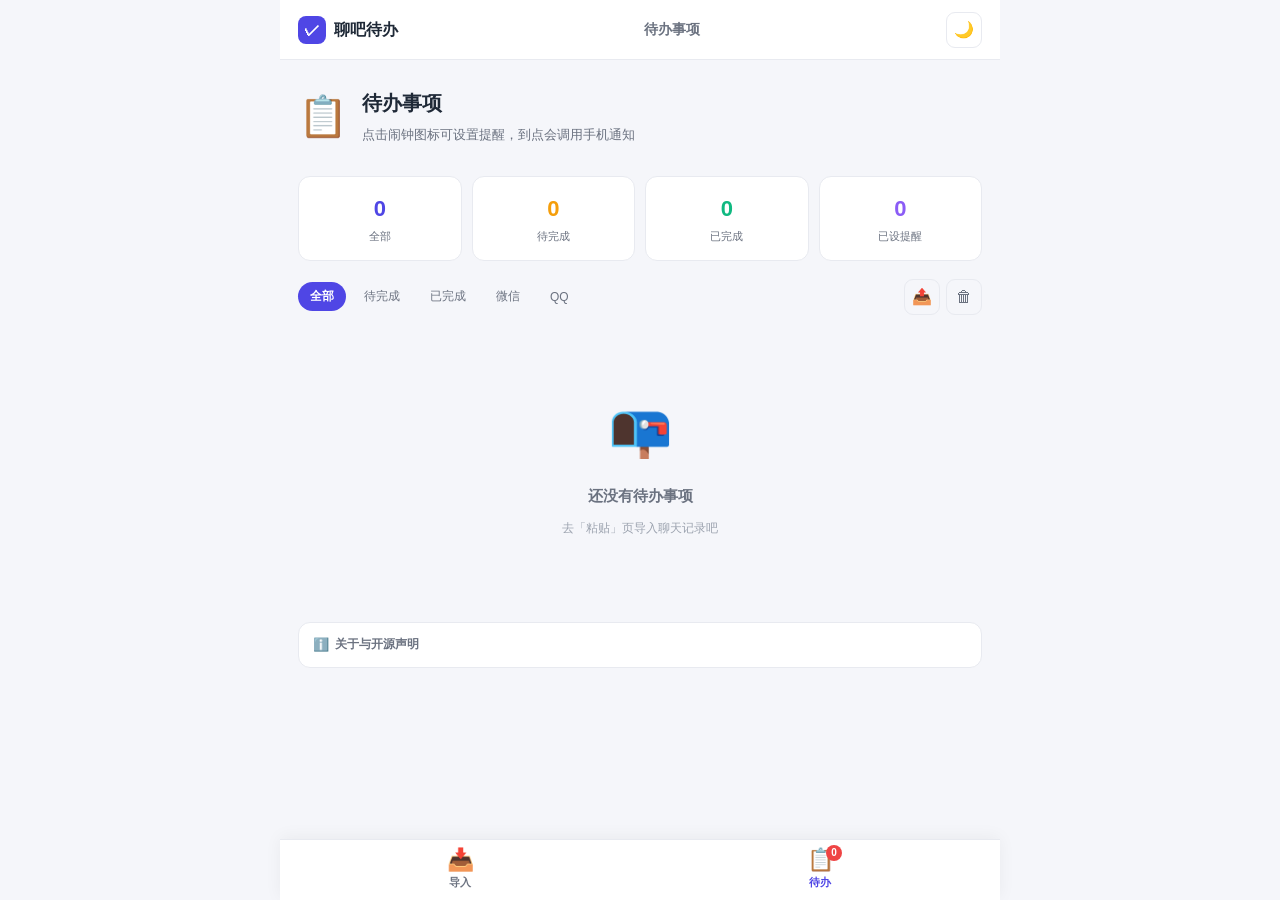
<file: todos.html>
<!DOCTYPE html>
<html lang="zh-CN">
<head>
<meta charset="UTF-8">
<meta name="viewport" content="width=device-width, initial-scale=1.0, viewport-fit=cover">
<title>聊吧待办 · 待办事项</title>
<link rel="icon" href="data:image/svg+xml,%3Csvg xmlns='http://www.w3.org/2000/svg' viewBox='0 0 64 64'%3E%3Crect width='64' height='64' rx='14' fill='%234f46e5'/%3E%3Cpath d='M18 33l9 9 20-22' stroke='white' stroke-width='7' stroke-linecap='round' stroke-linejoin='round' fill='none'/%3E%3C/svg%3E">
<link rel="stylesheet" href="styles.css">
</head>
<body class="page-todos">
<div class="app">

  <header class="topbar">
    <div class="brand"><span class="brand-icon">✓</span><span>聊吧待办</span></div>
    <span class="topbar-title">待办事项</span>
    <button class="icon-btn" id="themeToggle" title="切换主题">🌙</button>
  </header>

  <main class="todos-main">
    <div class="page-heading compact">
      <div class="heading-icon">📋</div>
      <div>
        <h1>待办事项</h1>
        <p>点击闹钟图标可设置提醒，到点会调用手机通知</p>
      </div>
    </div>

    <div class="stats" id="stats">
      <div class="stat-card"><span class="stat-num" id="statTotal">0</span><span class="stat-label">全部</span></div>
      <div class="stat-card pending"><span class="stat-num" id="statPending">0</span><span class="stat-label">待完成</span></div>
      <div class="stat-card done"><span class="stat-num" id="statDone">0</span><span class="stat-label">已完成</span></div>
      <div class="stat-card alarm"><span class="stat-num" id="statAlarm">0</span><span class="stat-label">已设提醒</span></div>
    </div>

    <div class="toolbar">
      <div class="filters" id="filters">
        <button class="filter-btn active" data-filter="all">全部</button>
        <button class="filter-btn" data-filter="pending">待完成</button>
        <button class="filter-btn" data-filter="done">已完成</button>
        <button class="filter-btn" data-filter="微信">微信</button>
        <button class="filter-btn" data-filter="QQ">QQ</button>
      </div>
      <div class="toolbar-actions">
        <button class="icon-btn" id="exportBtn" title="导出清单">📤</button>
        <button class="icon-btn danger" id="clearAllBtn" title="清空全部">🗑</button>
      </div>
    </div>

    <div class="todo-list" id="todoList"></div>

    <details class="oss-notice">
      <summary>关于与开源声明</summary>
      <div class="oss-body">
        <p>聊吧待办 v1.5 · 免费开源 · 本地运行</p>
        <p>本应用使用以下开源库，其许可协议如下：</p>
        <ul>
          <li><b>Mammoth.js</b>（Word 解析）· BSD-2-Clause · © 2013 Michael Williamson<br><a href="https://github.com/mwilliamson/mammoth.js/blob/master/LICENSE" target="_blank" rel="noopener">查看许可证全文</a></li>
          <li><b>PDF.js</b>（PDF 解析）· Apache-2.0 · © Mozilla Foundation<br><a href="https://github.com/mozilla/pdf.js/blob/master/LICENSE" target="_blank" rel="noopener">查看许可证全文</a></li>
        </ul>
        <p class="oss-note">完整许可证文本随应用一同分发，位于 vendor 目录。</p>
      </div>
    </details>
  </main>

  <!-- 提醒设置弹窗 -->
  <div class="modal-mask" id="remindModal">
    <div class="modal">
      <h3>⏰ 设置提醒</h3>
      <p class="modal-sub" id="remindTaskName"></p>
      <label>提醒时间
        <input type="datetime-local" id="remindTime">
      </label>
      <label>地点
        <input type="text" id="remindLocation" placeholder="例如：会议室 / 上海国际会议中心">
      </label>
      <div class="quick-times">
        <span>快捷：</span>
        <button class="quick-btn" data-min="30">30分钟后</button>
        <button class="quick-btn" data-min="60">1小时后</button>
        <button class="quick-btn" data-min="1440">明天此时</button>
      </div>
      <p class="permission-hint" id="permissionHint"></p>
      <div class="modal-actions">
        <button class="text-btn" id="remindCancel">取消</button>
        <button class="text-btn danger" id="remindRemove" style="display:none">移除提醒</button>
        <button class="primary-btn small" id="remindSave">设置提醒</button>
      </div>
    </div>
  </div>

  <!-- 编辑弹窗 -->
  <div class="modal-mask" id="editModal">
    <div class="modal">
      <h3>编辑待办</h3>
      <label>任务内容<textarea id="editContent" rows="3"></textarea></label>
      <label>截止时间<input type="text" id="editDeadline" placeholder="例如：明天 15:00"></label>
      <label>地点<input type="text" id="editLocation" placeholder="例如：会议室 / 上海"></label>
      <label>负责人<input type="text" id="editAssignee" placeholder="例如：小明"></label>
      <div class="modal-actions">
        <button class="text-btn" id="editCancel">取消</button>
        <button class="primary-btn small" id="editSave">保存</button>
      </div>
    </div>
  </div>

  <div class="toast" id="toast"></div>

  <nav class="bottom-nav">
    <a class="bn-item" href="index.html">
      <span class="bn-icon">📥</span><span>导入</span>
    </a>
    <a class="bn-item active" href="todos.html">
      <span class="bn-icon">📋</span><span>待办</span>
      <span class="bn-badge" id="tabBadge">0</span>
    </a>
  </nav>
</div>

<script src="data.js"></script>
<script src="notify.js"></script>
<script src="todos.js"></script>
</body>
</html>
</file>
<file: styles.css>
/* ============ 聊吧待办 · 双页面共享样式 ============ */
:root{
  --bg:#f5f6fa;--card:#fff;--text:#1f2937;--sub:#6b7280;--light:#9ca3af;
  --border:#e8eaf0;--primary:#4f46e5;--primary-dark:#4338ca;--primary-light:#eef2ff;
  --success:#10b981;--danger:#ef4444;--warning:#f59e0b;--alarm:#8b5cf6;
  --wechat:#07c160;--qq:#12b7f5;--shadow:0 4px 20px rgba(79,70,229,.08);
}
[data-theme="dark"]{
  --bg:#11141b;--card:#1f2430;--text:#e5e7eb;--sub:#9ca3af;--light:#6b7280;
  --border:#374151;--primary:#6366f1;--primary-dark:#818cf8;--primary-light:#312e81;
  --shadow:0 4px 20px rgba(0,0,0,.3);
}
*{box-sizing:border-box;margin:0;padding:0;-webkit-tap-highlight-color:transparent}
body{
  font-family:-apple-system,BlinkMacSystemFont,"Segoe UI","PingFang SC","Microsoft YaHei",sans-serif;
  background:var(--bg);color:var(--text);line-height:1.6;min-height:100vh;
}
.app{max-width:720px;margin:0 auto;min-height:100vh;display:flex;flex-direction:column}

/* 顶栏 */
.topbar{
  position:sticky;top:0;z-index:20;background:var(--card);border-bottom:1px solid var(--border);
  display:flex;align-items:center;justify-content:space-between;height:60px;padding:0 18px;
}
.brand{display:flex;align-items:center;gap:8px;font-weight:700;font-size:16px}
.brand-icon{width:28px;height:28px;background:var(--primary);border-radius:8px;display:flex;align-items:center;justify-content:center;color:#fff;font-size:16px}
.topbar-title{font-size:14px;font-weight:600;color:var(--sub)}
/* 底部导航栏（手机 App 风格） */
.bottom-nav{
  position:fixed;left:0;right:0;bottom:0;z-index:30;background:var(--card);
  border-top:1px solid var(--border);display:flex;
  max-width:720px;margin:0 auto;
  padding-bottom:env(safe-area-inset-bottom,0px);
  box-shadow:0 -2px 16px rgba(0,0,0,.05);
}
.bottom-nav .bn-item{
  flex:1;display:flex;flex-direction:column;align-items:center;justify-content:center;
  gap:3px;padding:9px 0 8px;text-decoration:none;color:var(--sub);
  font-size:11px;font-weight:600;position:relative;transition:color .2s;
}
.bottom-nav .bn-item.active{color:var(--primary)}
.bottom-nav .bn-icon{font-size:22px;line-height:1}
.bottom-nav .bn-badge{
  position:absolute;top:5px;left:calc(50% + 6px);background:var(--danger);color:#fff;
  font-size:10px;min-width:16px;height:16px;border-radius:8px;
  display:inline-flex;align-items:center;justify-content:center;padding:0 4px;
}
/* 为底部导航留出空间 */
body.page-paste main,body.page-todos main{padding-bottom:96px}
.icon-btn{background:none;border:1px solid var(--border);color:var(--sub);width:36px;height:36px;border-radius:9px;cursor:pointer;font-size:16px;display:inline-flex;align-items:center;justify-content:center;transition:all .2s}
.icon-btn:hover{border-color:var(--primary)}
.icon-btn.danger:hover{border-color:var(--danger);color:var(--danger)}

main{flex:1;padding:24px 18px 40px}
.page-heading{text-align:center;margin-bottom:28px}
.page-heading.compact{text-align:left;display:flex;gap:14px;align-items:center}
.heading-icon{font-size:44px;margin-bottom:8px}
.page-heading.compact .heading-icon{font-size:40px;margin:0}
.page-heading h1{font-size:24px;margin-bottom:6px}
.page-heading.compact h1{font-size:20px}
.page-heading p{color:var(--sub);font-size:13px}

/* 来源标签页 */
.source-tabs{display:grid;grid-template-columns:repeat(4,1fr);gap:8px;margin-bottom:20px}
.source-tab{padding:10px 4px;border:1px solid var(--border);background:var(--card);color:var(--sub);border-radius:10px;font-size:12px;cursor:pointer;transition:all .2s;font-family:inherit}
.source-tab.active{border-color:var(--primary);background:var(--primary-light);color:var(--primary);font-weight:600}
.tab-panel{display:none}
.tab-panel.active{display:block}
.article-tip{margin-bottom:16px}
/* 公众号链接输入 */
.link-input-card{background:var(--card);border:1px solid var(--border);border-radius:12px;padding:14px;margin-bottom:14px}
.link-input-row{display:flex;gap:8px;align-items:stretch}
.link-input-row input{flex:1;min-width:0;padding:11px 12px;border:1px solid var(--border);border-radius:9px;background:var(--bg);color:var(--text);font-size:13px;font-family:inherit}
.link-input-row input:focus{outline:none;border-color:var(--primary)}
.link-input-row .primary-btn{white-space:nowrap}
.link-status{margin-top:10px;font-size:12px;padding:8px 10px;border-radius:8px;line-height:1.5}
.link-status.loading{background:var(--primary-light);color:var(--primary)}
.link-status.ok{background:rgba(16,185,129,.1);color:var(--success)}
.link-status.err{background:rgba(239,68,68,.08);color:var(--danger)}
.upload-card{background:var(--card);border:2px dashed var(--border);border-radius:14px;padding:40px 20px;text-align:center;transition:all .2s}
.upload-card.dragover{border-color:var(--primary);background:var(--primary-light)}
.upload-icon{font-size:48px;margin-bottom:12px}
.upload-card h3{font-size:16px;margin-bottom:6px}
.upload-card p{font-size:13px;color:var(--sub);margin-bottom:18px}
.file-result{background:var(--card);border:1px solid var(--border);border-radius:12px;padding:14px;margin-top:14px}
.file-result-head{display:flex;justify-content:space-between;align-items:center;font-size:13px;margin-bottom:10px}
.file-preview{background:var(--bg);border-radius:8px;padding:12px;font-size:12px;color:var(--sub);max-height:150px;overflow:auto;white-space:pre-wrap;line-height:1.6}

/* 来源选择 */
.source-section{margin-bottom:18px}
.section-label{font-size:12px;color:var(--sub);font-weight:600}
.source-options{display:flex;gap:8px;margin-top:10px}
.source-btn{flex:1;padding:11px 4px;border:1px solid var(--border);background:var(--card);color:var(--sub);border-radius:10px;font-size:13px;cursor:pointer;transition:all .2s;font-family:inherit}
.source-btn.active{border-color:var(--primary);background:var(--primary-light);color:var(--primary);font-weight:600}

/* 编辑区 */
.editor-card{background:var(--card);border:1px solid var(--border);border-radius:14px;padding:6px;box-shadow:var(--shadow)}
#chatInput{width:100%;min-height:260px;border:none;background:transparent;padding:12px;font-size:14px;line-height:1.7;color:var(--text);font-family:inherit;resize:vertical;outline:none}
#chatInput::placeholder{color:var(--light)}
.editor-tools{display:flex;align-items:center;gap:12px;padding:8px 12px;border-top:1px solid var(--border);font-size:12px}
.char-count{color:var(--light);flex:1}
.text-btn{background:none;border:none;color:var(--primary);font-size:13px;cursor:pointer;font-family:inherit;padding:6px 8px;border-radius:6px}
.text-btn:hover{background:var(--primary-light)}
.text-btn.danger{color:var(--danger)}

/* 开关 */
.auto-switch{display:flex;align-items:center;gap:10px;margin:18px 0;font-size:13px;color:var(--sub);cursor:pointer}
.auto-switch input{display:none}
.switch-track{width:40px;height:23px;background:var(--border);border-radius:12px;position:relative;transition:background .2s;flex-shrink:0}
.switch-thumb{position:absolute;top:3px;left:3px;width:17px;height:17px;background:#fff;border-radius:50%;transition:transform .2s;box-shadow:0 1px 3px rgba(0,0,0,.2)}
.auto-switch input:checked + .switch-track{background:var(--primary)}
.auto-switch input:checked + .switch-track .switch-thumb{transform:translateX(17px)}

/* 主按钮 */
.primary-btn{background:var(--primary);color:#fff;border:none;border-radius:10px;padding:12px;font-size:14px;font-weight:600;cursor:pointer;font-family:inherit;transition:background .2s,transform .1s}
.primary-btn:hover{background:var(--primary-dark)}
.primary-btn:active{transform:scale(.98)}
.primary-btn.big{width:100%;padding:15px;font-size:15px}
.primary-btn.small{padding:9px 18px}
.tip-box{margin-top:16px;padding:12px 14px;background:var(--primary-light);border-radius:10px;font-size:12px;line-height:1.6;color:var(--sub)}
.tip-box strong{color:var(--primary)}

/* 统计 */
.stats{display:grid;grid-template-columns:repeat(4,1fr);gap:10px;margin-bottom:18px}
.stat-card{background:var(--card);border:1px solid var(--border);border-radius:12px;padding:14px 6px;text-align:center;display:flex;flex-direction:column;gap:2px}
.stat-num{font-size:22px;font-weight:700;color:var(--primary)}
.stat-label{font-size:11px;color:var(--sub)}
.stat-card.pending .stat-num{color:var(--warning)}
.stat-card.done .stat-num{color:var(--success)}
.stat-card.alarm .stat-num{color:var(--alarm)}

/* 工具栏 */
.toolbar{display:flex;align-items:center;justify-content:space-between;gap:10px;margin-bottom:14px;flex-wrap:wrap}
.filters{display:flex;gap:6px;flex-wrap:wrap}
.filter-btn{padding:6px 12px;border:none;background:transparent;color:var(--sub);font-size:12px;border-radius:18px;cursor:pointer;font-family:inherit;transition:all .2s}
.filter-btn:hover{background:var(--primary-light);color:var(--primary)}
.filter-btn.active{background:var(--primary);color:#fff;font-weight:600}
.toolbar-actions{display:flex;gap:6px}

/* 待办列表 */
.todo-list{display:flex;flex-direction:column;gap:10px}
.todo-item{background:var(--card);border:1px solid var(--border);border-radius:12px;padding:14px;display:flex;gap:12px;transition:all .2s;animation:fadeIn .25s ease}
@keyframes fadeIn{from{opacity:0;transform:translateY(6px)}to{opacity:1;transform:none}}
.todo-check{width:22px;height:22px;border:2px solid var(--border);border-radius:7px;cursor:pointer;flex-shrink:0;margin-top:2px;display:flex;align-items:center;justify-content:center;transition:all .2s;font-size:13px;color:transparent}
.todo-check:hover{border-color:var(--success)}
.todo-item.done .todo-check{background:var(--success);border-color:var(--success);color:#fff}
.todo-body{flex:1;min-width:0}
.todo-content{font-size:14px;line-height:1.5;word-break:break-word}
.todo-item.done .todo-content{text-decoration:line-through;color:var(--light)}
.todo-meta{display:flex;flex-wrap:wrap;gap:6px;margin-top:8px;align-items:center}
.tag{font-size:11px;padding:3px 8px;border-radius:5px;display:inline-flex;align-items:center;gap:3px}
.tag.source-wechat{background:rgba(7,193,96,.12);color:var(--wechat)}
.tag.source-qq{background:rgba(18,183,245,.12);color:var(--qq)}
.tag.source-other{background:rgba(156,163,175,.15);color:var(--sub)}
.tag.deadline{background:rgba(245,158,11,.12);color:var(--warning)}
.tag.assignee{background:rgba(79,70,229,.1);color:var(--primary)}
.tag.source-link{background:rgba(16,185,129,.1);color:var(--success);text-decoration:none;cursor:pointer}
.tag.source-link:hover{background:rgba(16,185,129,.2)}
.tag.location{background:rgba(16,185,129,.12);color:var(--success)}
.tag.priority-high{background:rgba(239,68,68,.12);color:var(--danger);font-weight:600}
.tag.alarm{background:rgba(139,92,246,.12);color:var(--alarm);font-weight:600;cursor:pointer}
.todo-actions{display:flex;flex-direction:column;gap:4px}
.todo-actions button{background:none;border:none;cursor:pointer;color:var(--light);font-size:15px;padding:3px;border-radius:5px}
.todo-actions button:hover{background:var(--bg);color:var(--primary)}
.todo-actions button.del:hover{color:var(--danger)}
.empty-state{text-align:center;padding:60px 20px;color:var(--light)}
.empty-icon{font-size:52px;margin-bottom:12px}
.empty-state p{font-size:15px;color:var(--sub);margin-bottom:6px;font-weight:600}
.empty-state span{font-size:12px}

/* 弹窗 */
.modal-mask{position:fixed;inset:0;background:rgba(0,0,0,.45);display:none;align-items:center;justify-content:center;z-index:100;padding:20px}
.modal-mask.show{display:flex}
.modal{background:var(--card);border-radius:16px;padding:24px;width:100%;max-width:400px;box-shadow:0 20px 60px rgba(0,0,0,.2)}
.modal h3{font-size:17px;margin-bottom:6px}
.modal-sub{font-size:13px;color:var(--sub);margin-bottom:18px;padding:8px 10px;background:var(--bg);border-radius:8px}
.modal label{display:block;font-size:12px;color:var(--sub);margin-bottom:14px}
.modal label textarea,.modal label input{width:100%;margin-top:6px;padding:10px;border:1px solid var(--border);border-radius:9px;background:var(--bg);color:var(--text);font-size:14px;font-family:inherit;resize:vertical}
.modal label input:focus,.modal label textarea:focus{outline:none;border-color:var(--primary)}
.quick-times{display:flex;gap:6px;align-items:center;flex-wrap:wrap;margin-bottom:14px;font-size:12px;color:var(--sub)}
.quick-btn{padding:6px 10px;border:1px solid var(--border);background:var(--card);color:var(--sub);border-radius:7px;font-size:12px;cursor:pointer;font-family:inherit}
.quick-btn:hover{border-color:var(--primary);color:var(--primary)}
.permission-hint{font-size:11px;color:var(--light);margin-bottom:12px;line-height:1.5}
.modal-actions{display:flex;justify-content:flex-end;gap:8px;align-items:center}

/* Toast（底部导航之上） */
.toast{position:fixed;bottom:78px;left:50%;transform:translateX(-50%) translateY(100px);background:var(--text);color:var(--bg);padding:12px 20px;border-radius:10px;font-size:13px;z-index:200;opacity:0;transition:all .3s;pointer-events:none;max-width:90vw;text-align:center}
.toast.show{transform:translateX(-50%) translateY(0);opacity:1}

/* 开源声明（可折叠） */
.oss-notice{margin-top:22px;border:1px solid var(--border);border-radius:12px;background:var(--card);overflow:hidden}
.oss-notice summary{cursor:pointer;padding:12px 14px;font-size:12px;color:var(--sub);font-weight:600;list-style:none;display:flex;align-items:center;gap:6px;user-select:none}
.oss-notice summary::-webkit-details-marker{display:none}
.oss-notice summary::before{content:"ℹ️";font-size:13px}
.oss-notice summary:hover{color:var(--primary)}
.oss-notice[open] summary{border-bottom:1px solid var(--border)}
.oss-body{padding:12px 14px 14px;font-size:12px;color:var(--sub);line-height:1.7}
.oss-body p{margin-bottom:6px}
.oss-body ul{padding-left:18px;margin:6px 0}
.oss-body li{margin-bottom:8px}
.oss-body b{color:var(--text)}
.oss-body a{color:var(--primary);text-decoration:none;border-bottom:1px solid var(--primary)}
.oss-body a:hover{opacity:.8}
.oss-note{font-size:11px;color:var(--light);margin-top:8px}

@media(max-width:640px){
  .brand span:last-child{display:none}
  main{padding:18px 14px 30px}
  .topbar{padding:0 12px}
  .page-heading h1{font-size:21px}
}
</file>
